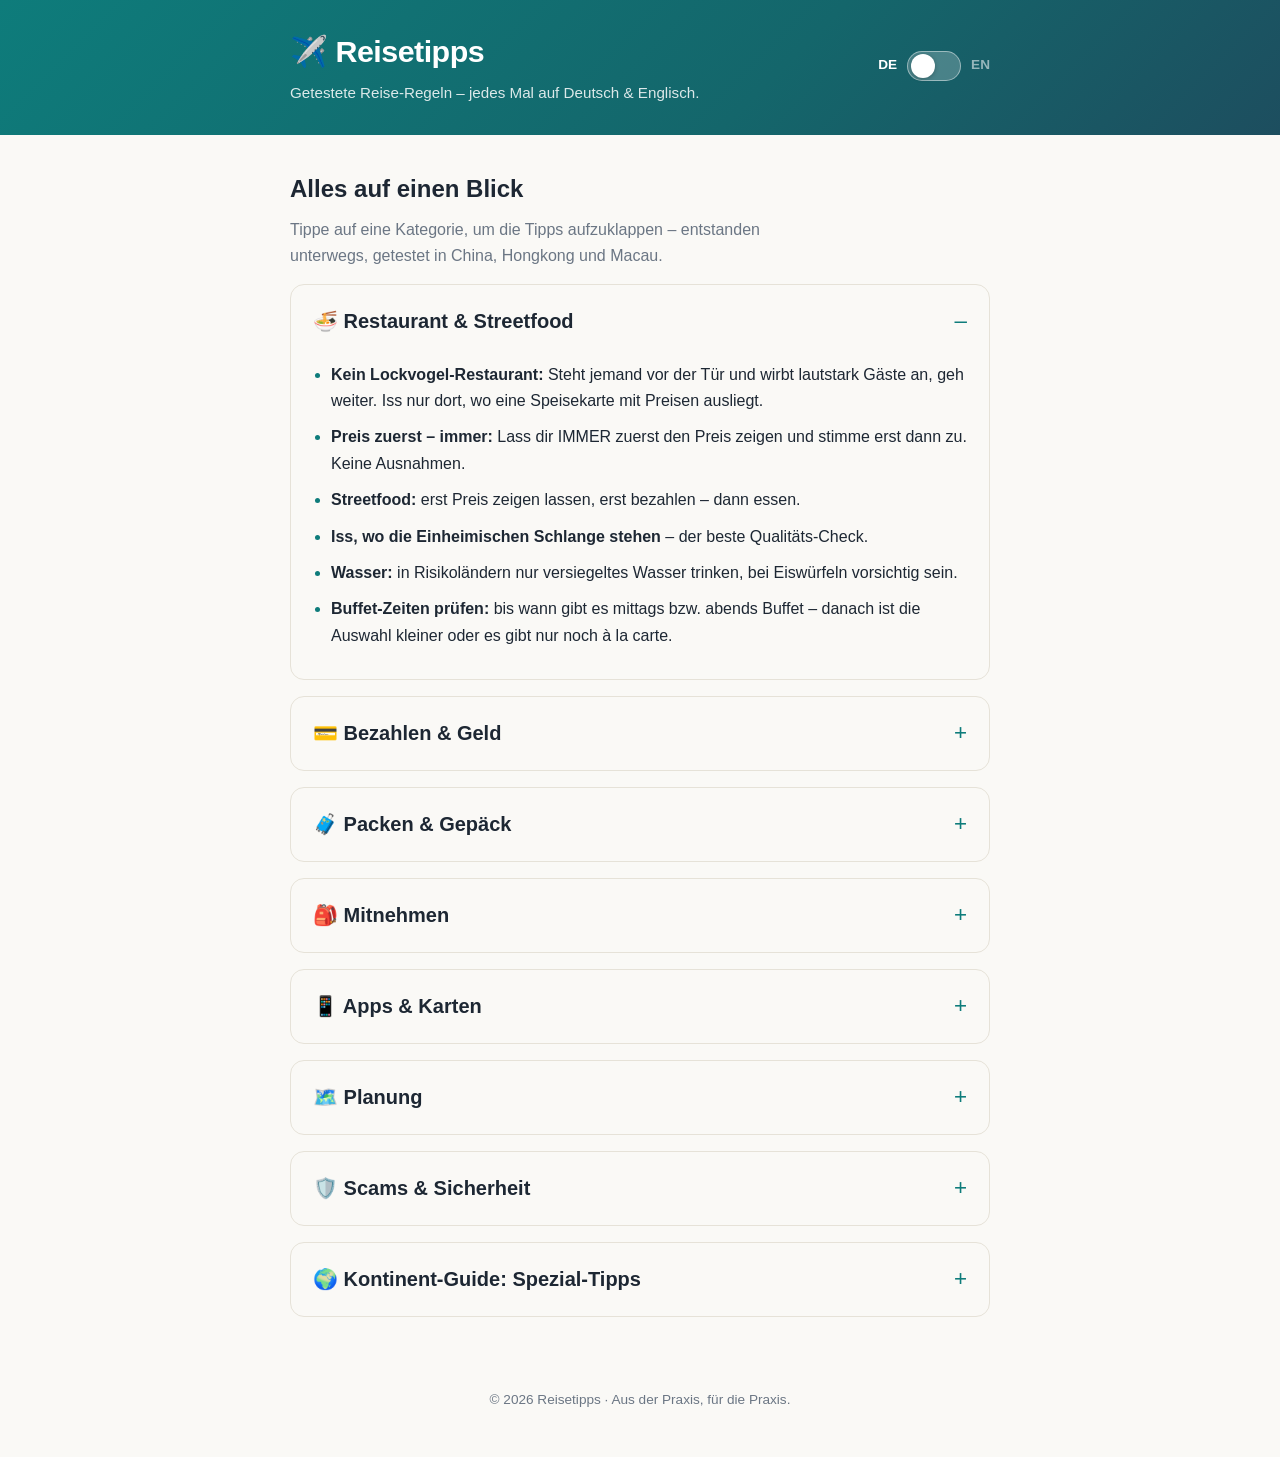
<file: index.html>
<!DOCTYPE html>
<html lang="de">
<head>
<meta charset="utf-8">
<meta name="viewport" content="width=device-width, initial-scale=1">
<title>Reisetipps – Travel Tips</title>
<link rel="stylesheet" href="style.css">
</head>
<body>
<header class="site-header">
  <div class="wrap">
    <div class="brand">
      <h1><a href="index.html">✈️ Reisetipps</a></h1>
      <p>
        <span class="de">Getestete Reise-Regeln – jedes Mal auf Deutsch &amp; Englisch.</span>
        <span class="en">Field-tested travel rules – every post in German &amp; English.</span>
      </p>
    </div>
    <div class="lang-switch" role="group" aria-label="Language / Sprache">
      <span class="lang-label" id="lbl-de">DE</span>
      <button type="button" id="lang-btn" class="switch" role="switch" aria-checked="false" aria-label="Switch to English">
        <span class="knob"></span>
      </button>
      <span class="lang-label" id="lbl-en">EN</span>
    </div>
  </div>
</header>

<main class="wrap">
  <section class="hero">
    <h2>
      <span class="de">Alles auf einen Blick</span>
      <span class="en">Everything at a glance</span>
    </h2>
    <p>
      <span class="de">Tippe auf eine Kategorie, um die Tipps aufzuklappen – entstanden unterwegs, getestet in China, Hongkong und Macau.</span>
      <span class="en">Tap a category to expand the tips – created on the road, tested in China, Hong Kong and Macau.</span>
    </p>
  </section>

  <section class="accordion-list">

    <details class="accordion top" id="restaurant" open>
      <summary><span class="de">🍜 Restaurant &amp; Streetfood</span><span class="en">🍜 Restaurants &amp; street food</span></summary>
      <ul class="tips">
        <li><span class="de"><strong>Kein Lockvogel-Restaurant:</strong> Steht jemand vor der Tür und wirbt lautstark Gäste an, geh weiter. Iss nur dort, wo eine Speisekarte mit Preisen ausliegt.</span>
            <span class="en"><strong>No tout-run restaurants:</strong> if someone outside loudly lures in guests, walk on. Only eat where a menu with prices is displayed.</span></li>
        <li><span class="de"><strong>Preis zuerst – immer:</strong> Lass dir IMMER zuerst den Preis zeigen und stimme erst dann zu. Keine Ausnahmen.</span>
            <span class="en"><strong>Price first – always:</strong> ALWAYS have the price shown first, then agree. No exceptions.</span></li>
        <li><span class="de"><strong>Streetfood:</strong> erst Preis zeigen lassen, erst bezahlen – dann essen.</span>
            <span class="en"><strong>Street food:</strong> have the price shown first, pay first – then eat.</span></li>
        <li><span class="de"><strong>Iss, wo die Einheimischen Schlange stehen</strong> – der beste Qualitäts-Check.</span>
            <span class="en"><strong>Eat where the locals queue</strong> – the best quality check.</span></li>
        <li><span class="de"><strong>Wasser:</strong> in Risikoländern nur versiegeltes Wasser trinken, bei Eiswürfeln vorsichtig sein.</span>
            <span class="en"><strong>Water:</strong> in high-risk countries drink only sealed water, be careful with ice cubes.</span></li>
        <li><span class="de"><strong>Buffet-Zeiten prüfen:</strong> bis wann gibt es mittags bzw. abends Buffet – danach ist die Auswahl kleiner oder es gibt nur noch à la carte.</span>
            <span class="en"><strong>Check buffet times:</strong> until when is the lunch or dinner buffet served – after that the choice is smaller or it's à la carte only.</span></li>
      </ul>
    </details>

    <details class="accordion top" id="geld">
      <summary><span class="de">💳 Bezahlen &amp; Geld</span><span class="en">💳 Payment &amp; money</span></summary>
      <ul class="tips">
        <li><span class="de"><strong>50-€-Reisekonto:</strong> separates Konto nur fürs Reisen, täglich mit 50&nbsp;€ aufladen – nur diese Karte kommt zum Einsatz. Bei Diebstahl ist der Schaden begrenzt.</span>
            <span class="en"><strong>€50 travel account:</strong> a separate account just for travel, topped up with €50 daily – only this card gets used. If stolen, the damage is limited.</span></li>
        <li><span class="de"><strong>Bezahlsumme immer zuerst zeigen lassen</strong> – dann erst zustimmen.</span>
            <span class="en"><strong>Always have the total shown first</strong> – then agree.</span></li>
        <li><span class="de"><strong>Tricks kennen:</strong> erst „15" sagen und dann auf „50" korrigieren – oder „50,00" ansagen und „500,00" abbuchen. Ebenfalls beliebt: erst „20" sagen und dann behaupten, das sei „20 pro Person" gewesen. Jede Abbuchung sofort prüfen.</span>
            <span class="en"><strong>Know the tricks:</strong> first say "15", then "correct" it to "50" – or announce "50.00" and charge "500.00". Also popular: first say "20", then claim it was "20 per person". Check every charge immediately.</span></li>
        <li><span class="de"><strong>Kleingeld schlägt Scheine:</strong> immer kleine Scheine und Münzen dabei haben.</span>
            <span class="en"><strong>Small bills beat big ones:</strong> always carry small bills and coins.</span></li>
        <li><span class="de"><strong>Karte nie aus den Augen lassen</strong> – kein „ich geh mal kurz nach hinten". Kreditkarte ohne Auslandseinsatzentgelt nutzen.</span>
            <span class="en"><strong>Never let your card out of sight</strong> – no "I'll just take it to the back". Use a card with no foreign transaction fee.</span></li>
        <li><span class="de"><strong>Geld splitten:</strong> Tagesbudget in der Hosentasche, den Rest im Hotelsafe.</span>
            <span class="en"><strong>Split your money:</strong> day budget in your pocket, the rest in the hotel safe.</span></li>
        <li><span class="de"><strong>Vorher prüfen, ob man Bargeld braucht</strong> – manche Orte nehmen nur Bargeld (z.&nbsp;B. kleine Stände, Busse, Wetten an der Rennbahn). Rechtzeitig abheben oder wechseln, nicht erst vor Ort merken.</span>
            <span class="en"><strong>Check beforehand whether you need cash</strong> – some places take cash only (e.g. small stalls, buses, bets at the racecourse). Withdraw or exchange in time, don't find out on the spot.</span></li>
      </ul>
    </details>

    <details class="accordion top" id="packen">
      <summary><span class="de">🧳 Packen &amp; Gepäck</span><span class="en">🧳 Packing &amp; luggage</span></summary>
      <ul class="tips">
        <li><span class="de"><strong>Maximal für eine Woche packen</strong> – unterwegs wird gewaschen.</span>
            <span class="en"><strong>Pack for one week max</strong> – you'll wash on the road.</span></li>
        <li><span class="de"><strong>Nur Handgepäck, wenn's geht:</strong> schneller durch den Flughafen, kein Warten am Band – und der Koffer kann nicht verloren gehen.</span>
            <span class="en"><strong>Carry-on only, when possible:</strong> faster through the airport, no waiting at the belt – and your suitcase can't get lost.</span></li>
        <li><span class="de"><strong>Sonst: Koffer statt Tasche</strong> – Hartschale mit TSA-Schloss, dazu Namensschild, Kofferfoto, AirTag und auffälliges Band.</span>
            <span class="en"><strong>Otherwise: suitcase, not duffel bag</strong> – hard-shell with TSA lock, plus name tag, suitcase photo, AirTag and a bright strap.</span></li>
        <li><span class="de"><strong>Wäsche-Set:</strong> kleine Wäscheleine mit Klammern + Waschmittel-Blätter – wiegt fast nichts.</span>
            <span class="en"><strong>Laundry kit:</strong> small clothesline with pegs + detergent sheets – weighs almost nothing.</span></li>
        <li><span class="de"><strong>Rollen, nicht falten</strong> – spart Platz, knittert weniger. Packing Cubes halten Ordnung.</span>
            <span class="en"><strong>Roll, don't fold</strong> – saves space, wrinkles less. Packing cubes keep things organized.</span></li>
      </ul>
    </details>

    <details class="accordion top" id="mitnehmen">
      <summary><span class="de">🎒 Mitnehmen</span><span class="en">🎒 Bring along</span></summary>
      <ul class="tips">
        <li><span class="de"><strong>Die 8 Essentials:</strong></span><span class="en"><strong>The 8 essentials:</strong></span>
          <ul>
            <li><span class="de">Ersatzbrille</span><span class="en">Spare glasses</span></li>
            <li><span class="de">Ersatzhandy</span><span class="en">Spare phone</span></li>
            <li><span class="de">Etwas Bargeld</span><span class="en">Some cash</span></li>
            <li><span class="de">Protein (Pulver/Riegel)</span><span class="en">Protein (powder/bars)</span></li>
            <li><span class="de">Universal-Reiseadapter</span><span class="en">Universal travel adapter</span></li>
            <li><span class="de">Sonnencreme</span><span class="en">Sunscreen</span></li>
            <li><span class="de">DEET (Mückenschutz)</span><span class="en">DEET (mosquito repellent)</span></li>
            <li><span class="de">Powerbank</span><span class="en">Power bank</span></li>
          </ul>
        </li>
        <li><span class="de"><strong>Achtung China:</strong> Powerbanks ohne CCC-Zertifizierung sind verboten und können abgenommen werden – CE allein reicht nicht.</span>
            <span class="en"><strong>Note for China:</strong> power banks without CCC certification are forbidden and can be confiscated – CE alone is not enough.</span></li>
        <li><span class="de"><strong>Schlafmaske</strong> – für helle Hotelzimmer und Flüge.</span>
            <span class="en"><strong>Sleep mask</strong> – for bright hotel rooms and flights.</span></li>
        <li><span class="de"><strong>Ohrstöpsel</strong> – gegen Lärm in Flieger, Hotel und an lauten Straßen.</span>
            <span class="en"><strong>Earplugs</strong> – against noise on planes, in hotels and on loud streets.</span></li>
        <li><span class="de"><strong>Dokumente doppelt sichern:</strong> Reisepass- und Versicherungskopie offline aufs Handy UND in die Cloud.</span>
            <span class="en"><strong>Back up documents twice:</strong> passport and insurance copies on your phone offline AND in the cloud.</span></li>
        <li><span class="de"><strong>Für alle Fälle:</strong> Mini-Apotheke (Schmerzmittel, Pflaster, Durchfallmittel, Elektrolyte), Snacks für die Anreise.</span>
            <span class="en"><strong>Just in case:</strong> mini pharmacy (painkillers, plasters, anti-diarrhea meds, electrolytes), snacks for the journey.</span></li>
        <li><span class="de"><strong>Desinfektionsspray</strong> – ganz wichtig, für Hände und Flächen unterwegs.</span>
            <span class="en"><strong>Disinfectant spray</strong> – very important, for hands and surfaces on the go.</span></li>
      </ul>
    </details>

    <details class="accordion top" id="apps">
      <summary><span class="de">📱 Apps &amp; Karten</span><span class="en">📱 Apps &amp; maps</span></summary>
      <ul class="tips">
        <li><span class="de"><strong>Apps VORHER laden</strong> – inkl. Offline-Karten und Sprachpaketen. Für China: Amap, Octopus Card (Hongkong), DiDi, Uber, Bolt. Dazu: VPN für China, Übersetzer-App offline, eSIM-App (z.&nbsp;B. Airalo).</span>
            <span class="en"><strong>Download apps BEFOREHAND</strong> – incl. offline maps and language packs. For China: Amap, Octopus Card (Hong Kong), DiDi, Uber, Bolt. Plus: VPN for China, translator app offline, eSIM app (e.g. Airalo).</span></li>
        <li><span class="de"><strong>Wichtige Punkte markieren:</strong> Hotel, Bahnhof/Flughafen, Botschaft, Krankenhaus, geplante Sehenswürdigkeiten.</span>
            <span class="en"><strong>Pin the important spots:</strong> hotel, station/airport, embassy, hospital, planned sights.</span></li>
        <li><span class="de"><strong>Reiseführer mit Karte</strong> mitnehmen – oder die wichtigsten Seiten ausdrucken.</span>
            <span class="en"><strong>Bring a guidebook with a map</strong> – or print the key pages.</span></li>
        <li><span class="de"><strong>Google Maps:</strong> die Region vorher als Offline-Karte herunterladen – ohne Netz bist du sonst blind.</span>
            <span class="en"><strong>Google Maps:</strong> download the region as an offline map beforehand – without a connection you're blind otherwise.</span></li>
      </ul>
    </details>

    <details class="accordion top" id="planung">
      <summary><span class="de">🗺️ Planung</span><span class="en">🗺️ Planning</span></summary>
      <ul class="tips">
        <li><span class="de"><strong>Ein Ort als Basis:</strong> von dort aus alles besichtigen. Mehrere Stationen = nur Fahrerei, ständiges Umpacken und verschiedene Kleidung für verschiedene Klimazonen.</span>
            <span class="en"><strong>One place as your base:</strong> explore everything from there. Multiple stops = nothing but driving, constant repacking and different clothes for different climates.</span></li>
        <li><span class="de"><strong>Ausländische Ferienzeiten prüfen</strong> (z.&nbsp;B. Golden Week in China) – sonst: hohe Preise, ausgebuchte Züge, überfüllte Sehenswürdigkeiten.</span>
            <span class="en"><strong>Check foreign holiday periods</strong> (e.g. Golden Week in China) – otherwise: high prices, sold-out trains, overcrowded sights.</span></li>
        <li><span class="de"><strong>Übliche Preise vorher checken:</strong> Taxi pro Kilometer, SIM-Karte, Wasser, Bier, Mahlzeit (Numbeo, Blogs, Reddit) – wer Normalpreise kennt, erkennt Abzocke sofort.</span>
            <span class="en"><strong>Check typical prices beforehand:</strong> taxi per km, SIM card, water, beer, meals (Numbeo, blogs, Reddit) – if you know normal prices, you spot rip-offs instantly.</span></li>
        <li><span class="de"><strong>Wichtige Nummern einspeichern:</strong> Polizei, Krankenwagen, Botschaft, Hotel, Airline, Versicherung, Kartensperr-Hotline – offline aufs Handy.</span>
            <span class="en"><strong>Save the important numbers:</strong> police, ambulance, embassy, hotel, airline, insurance, card blocking hotline – on your phone offline.</span></li>
        <li><span class="de"><strong>Öffnungszeiten IMMER vorher prüfen</strong> – auch bei Restaurants, Museen und Sehenswürdigkeiten: Mittagspause, Ruhetag und letzte Einlasszeit checken, bevor man losfährt.</span>
            <span class="en"><strong>Always check opening hours beforehand</strong> – also for restaurants, museums and sights: check lunch break, closing day and last entry before you set off.</span></li>
      </ul>
    </details>

    <details class="accordion top" id="sicherheit">
      <summary><span class="de">🛡️ Scams &amp; Sicherheit</span><span class="en">🛡️ Scams &amp; safety</span></summary>
      <ul class="tips">
        <li><span class="de"><strong>Übliche Scams kennen:</strong> überteuerte Taxis/Tuk-Tuks (Preis VORher fixieren!), „Attraktion heute geschlossen" – danach wirst du woanders hingelockt (überteuerter Shop, „Alternativ-Tour"). Außerdem: Teehaus-/Glücksspiel-Abzocke, Edelstein-Betrug, Taschendiebe, falsche Polizisten, aufgeblähte Rechnungen, Skimming am Geldautomaten.</span>
            <span class="en"><strong>Know the usual scams:</strong> overpriced taxis/tuk-tuks (fix the price BEFORE!), "attraction closed today" – then you get lured elsewhere (overpriced shop, "alternative tour"). Also: tea-house/gambling scams, gem fraud, pickpockets, fake police, padded bills, ATM skimming.</span></li>
        <li><span class="de"><strong>Extra-Gebühren-Trick:</strong> Manche (DiDi-)Fahrer verlangen plötzlich Parkgebühren oder andere Zuschläge extra – alles ablehnen, was nicht in der App steht, und ggf. in der App melden.</span>
            <span class="en"><strong>Extra-fee trick:</strong> some (DiDi) drivers suddenly demand parking fees or other surcharges – refuse anything not shown in the app, and report it in the app if needed.</span></li>
        <li><span class="de"><strong>Drinks im Auge behalten:</strong> nie unbeaufsichtigt lassen – in manchen Regionen (z.&nbsp;B. Südamerika) werden Getränke mit Betäubungsmitteln versetzt, danach folgt oft ein Raub.</span>
            <span class="en"><strong>Keep an eye on your drinks:</strong> never leave them unattended – in some regions (e.g. South America) drinks get spiked, often followed by robbery.</span></li>
        <li><span class="de"><strong>Vorsicht bei Dates:</strong> bei Verabredungen über Dating-Apps im Ausland lieber öffentliche Orte wählen und nur das Nötigste mitnehmen.</span>
            <span class="en"><strong>Be careful with dates:</strong> for dating-app meetups abroad, prefer public places and only take what you need.</span></li>
      </ul>
    </details>

    <details class="accordion top" id="kontinente">
      <summary><span class="de">🌍 Kontinent-Guide: Spezial-Tipps</span><span class="en">🌍 Continent guide: special tips</span></summary>
      <div class="accordion-body">
        <p class="sub-lede">
          <span class="de">Jeder Kontinent hat seine eigenen Regeln – zum Aufklappen:</span>
          <span class="en">Every continent has its own rules – tap to expand:</span>
        </p>

        <details class="accordion sub">
          <summary><span class="de">🌍 Afrika</span><span class="en">🌍 Africa</span></summary>
          <ul class="tips">
            <li><span class="de"><strong>Impfungen &amp; Malaria:</strong> Gelbfieber-Nachweis oft Pflicht – Prophylaxe oder Standby-Medikament mitnehmen.</span>
                <span class="en"><strong>Vaccinations &amp; malaria:</strong> yellow fever proof often mandatory – bring prophylaxis or standby medication.</span></li>
            <li><span class="de"><strong>Visa:</strong> teils on arrival (Ägypten), teils vorher online (Kenia eTA) – vorher prüfen.</span>
                <span class="en"><strong>Visas:</strong> sometimes on arrival (Egypt), sometimes online in advance (Kenya eTA) – check beforehand.</span></li>
            <li><span class="de"><strong>Bargeld in neuen Scheinen:</strong> kleine, neue Dollar-/Euro-Scheine – alte oder zerknitterte werden abgelehnt.</span>
                <span class="en"><strong>Cash in new bills:</strong> small, new dollar/euro notes – old or crumpled ones get refused.</span></li>
            <li><span class="de"><strong>Wasser:</strong> nur abgefüllt, Eiswürfel meiden.</span>
                <span class="en"><strong>Water:</strong> bottled only, avoid ice cubes.</span></li>
            <li><span class="de"><strong>Safaris früh buchen:</strong> Trockenzeit = beste Tierbeobachtung, Lodges schnell voll.</span>
                <span class="en"><strong>Book safaris early:</strong> dry season = best wildlife viewing, lodges fill fast.</span></li>
            <li><span class="de"><strong>Nachts:</strong> in Großstädten nicht zu Fuß – Taxis/Uber nutzen.</span>
                <span class="en"><strong>At night:</strong> don't walk in big cities – use taxis/Uber.</span></li>
          </ul>
        </details>

        <details class="accordion sub">
          <summary><span class="de">🌏 Asien</span><span class="en">🌏 Asia</span></summary>
          <ul class="tips">
            <li><span class="de"><strong>Visa je Land:</strong> Indien eVisa vorher, Thailand 60 Tage visafrei, China Visum vorab.</span>
                <span class="en"><strong>Visas per country:</strong> India eVisa in advance, Thailand 60 days visa-free, China visa beforehand.</span></li>
            <li><span class="de"><strong>Mobiles Bezahlen:</strong> Alipay/WeChat Pay in China fast unverzichtbar – Tour-Versionen zu Hause einrichten.</span>
                <span class="en"><strong>Mobile payment:</strong> Alipay/WeChat Pay almost essential in China – set up tour versions at home.</span></li>
            <li><span class="de"><strong>Monsun &amp; Taifun:</strong> Zeiten vor der Reise prüfen – sie entscheiden über alles.</span>
                <span class="en"><strong>Monsoon &amp; typhoon:</strong> check seasons before the trip – they decide everything.</span></li>
            <li><span class="de"><strong>Tempel-Knigge:</strong> Schultern/Knie bedecken, Schuhe aus.</span>
                <span class="en"><strong>Temple etiquette:</strong> cover shoulders/knees, shoes off.</span></li>
            <li><span class="de"><strong>SIM:</strong> eSIM vorher oder lokale SIM am Flughafen.</span>
                <span class="en"><strong>SIM:</strong> eSIM in advance or local SIM at the airport.</span></li>
            <li><span class="de"><strong>Chinesische Mauer ohne Massen:</strong> statt Tagestour ab Peking im Dorf Gubeikou übernachten – Gästehaus buchen, Taxi zur Mauer, einen Tag wandern, übernachten, am nächsten Tag weiter entlang der Mauer. Fast keine Menschen, dafür Abenteuer: Man kann nicht immer auf der Mauer bleiben, manchmal muss man sie umgehen.</span>
                <span class="en"><strong>Great Wall without the crowds:</strong> instead of a day tour from Beijing, stay overnight in the village of Gubeikou – book a guesthouse, take a taxi to the Wall, hike one day, spend the night, then keep walking along the Wall the next day. Almost no people, but some adventure: you can't always stay on the Wall, sometimes you have to walk around it.</span></li>
            <li><span class="de"><strong>Tai O (Fischerdorf, Lantau, Hongkong):</strong> Streetfood an der Kat Hing Street – Tai O Bakery (Zucker-Doughnuts), gegrillter Tintenfisch, Tofu-Pudding, alles unter HK$30–60; kleine Stände nur Bargeld (HKD), Octopus/Karte nur in Cafés und im 7-Eleven; Solo Café (86–88 Kat Hing St.) für Nicht-Fischiges (Tomato Bruschetta, Tiramisu, Cheesecake, Set HK$98); Bus 11 zurück nach Tung Chung ca. 55 Min.</span>
                <span class="en"><strong>Tai O (fishing village, Lantau, Hong Kong):</strong> street food on Kat Hing Street – Tai O Bakery (sugar doughnuts), grilled squid, tofu pudding, all under HK$30–60; small stalls cash only (HKD), Octopus/card only in cafés and 7-Eleven; Solo Café (86–88 Kat Hing St.) for non-fishy food (tomato bruschetta, tiramisu, cheesecake, set HK$98); Bus 11 back to Tung Chung approx. 55 min.</span></li>
            <li><span class="de"><strong>Peking: 1-Tages-Tech-Tour:</strong> Robot Mall &amp; Restaurant (tanzende humanoide Roboter, Roboter zum Selbersteuern), Fahrt im fahrerlosen Robotaxi, Xiaomi Hyper Factory (SU7-Ultra-Showroom, Go-Kart-Bahn, vollautomatisierte Fertigung mit Roboterarmen) – als buchbare Tagestour mit Privatfahrzeug, Preis und Ablauf per DM an @cosmorover.</span>
                <span class="en"><strong>Beijing: 1-day tech tour:</strong> Robot Mall &amp; Restaurant (dancing humanoid robots, robots to drive yourself), a ride in a driverless robotaxi, Xiaomi Hyper Factory (SU7 Ultra showroom, go-kart track, fully automated production with robot arms) – as a bookable day tour with private vehicle, price and itinerary via DM to @cosmorover.</span></li>
            <li><span class="de"><strong>Water Taxi West Kowloon → Tsim Sha Tsui East (erlebt 07.11.2026):</strong> Abfahrt 18:10 war die letzte sinnvolle – Personal am Pier bestätigte gegen 18:30, dass keine Fähre mehr fährt. Tarif HK$30 normal / HK$50 Premium p. P. (Transport Department, Tarif ab 01.10.2025). Die Fähre fährt nur selten (ca. alle 3 Std.) – Fahrplan am Pier prüfen. Alternative: Taxi (ca. 10–13 Min.) oder MTR Austin → East Tsim Sha Tsui (1 Station).</span>
                <span class="en"><strong>Water taxi West Kowloon → Tsim Sha Tsui East (experienced 07.11.2026):</strong> the 18:10 departure was the last sensible one – pier staff confirmed around 18:30 that no more ferries run. Fare HK$30 standard / HK$50 premium p.p. (Transport Department, fare from 01.10.2025). The ferry runs rarely (approx. every 3 hrs) – check the timetable at the pier. Alternative: taxi (approx. 10–13 min) or MTR Austin → East Tsim Sha Tsui (1 station).</span></li>
          </ul>
        </details>

        <details class="accordion sub">
          <summary><span class="de">🌍 Europa</span><span class="en">🌍 Europe</span></summary>
          <ul class="tips">
            <li><span class="de"><strong>EHIC-Karte</strong> einpacken – gilt in der ganzen EU.</span>
                <span class="en"><strong>Pack your EHIC card</strong> – valid across the EU.</span></li>
            <li><span class="de"><strong>Roaming:</strong> EU inklusive – aber Vorsicht Schweiz &amp; UK.</span>
                <span class="en"><strong>Roaming:</strong> included in the EU – but watch out Switzerland &amp; UK.</span></li>
            <li><span class="de"><strong>Trinkgeld je Land</strong> kurz checken statt raten.</span>
                <span class="en"><strong>Check tipping per country</strong> instead of guessing.</span></li>
            <li><span class="de"><strong>Züge früh buchen</strong> (Sparpreise); Interrail bei vielen Ländern prüfen.</span>
                <span class="en"><strong>Book trains early</strong> (saver fares); consider Interrail for many countries.</span></li>
            <li><span class="de"><strong>Taschendiebe</strong> in Touristenzonen (Barcelona, Paris, Rom) – Wertsachen körpernah.</span>
                <span class="en"><strong>Pickpockets</strong> in tourist zones (Barcelona, Paris, Rome) – valuables close to body.</span></li>
          </ul>
        </details>

        <details class="accordion sub">
          <summary><span class="de">🌎 Nordamerika</span><span class="en">🌎 North America</span></summary>
          <ul class="tips">
            <li><span class="de"><strong>ESTA (USA) / eTA (Kanada)</strong> VOR der Reise online beantragen.</span>
                <span class="en"><strong>ESTA (USA) / eTA (Canada)</strong> – apply online BEFORE the trip.</span></li>
            <li><span class="de"><strong>Trinkgeld 18–22&nbsp;%</strong> quasi Pflicht.</span>
                <span class="en"><strong>Tip 18–22%</strong> – basically mandatory.</span></li>
            <li><span class="de"><strong>Kreditkarte unverzichtbar</strong> (Kautionen für Mietwagen/Hotel).</span>
                <span class="en"><strong>Credit card essential</strong> (deposits for rental cars/hotels).</span></li>
            <li><span class="de"><strong>Entfernungen nicht unterschätzen</strong> – Mietwagen einplanen.</span>
                <span class="en"><strong>Don't underestimate distances</strong> – plan a rental car.</span></li>
            <li><span class="de"><strong>Krankenversicherung mit hoher Deckung</strong> – USA extrem teuer.</span>
                <span class="en"><strong>Health insurance with high coverage</strong> – USA extremely expensive.</span></li>
            <li><span class="de"><strong>Preise sind netto</strong> – Steuern kommen an der Kasse dazu.</span>
                <span class="en"><strong>Prices are net</strong> – taxes added at checkout.</span></li>
          </ul>
        </details>

        <details class="accordion sub">
          <summary><span class="de">🌎 Südamerika</span><span class="en">🌎 South America</span></summary>
          <ul class="tips">
            <li><span class="de"><strong>Drinks nie unbeaufsichtigt</strong> – K.-o.-Tropfen/Scopolamin sind real.</span>
                <span class="en"><strong>Never leave drinks unattended</strong> – knockout drops/scopolamine are real.</span></li>
            <li><span class="de"><strong>Nur offizielle Taxis/Uber,</strong> nachts nicht zu Fuß.</span>
                <span class="en"><strong>Only official taxis/Uber,</strong> don't walk at night.</span></li>
            <li><span class="de"><strong>Höhenkrankheit</strong> (Anden): langsam akklimatisieren, Coca-Tee.</span>
                <span class="en"><strong>Altitude sickness</strong> (Andes): acclimatize slowly, coca tea.</span></li>
            <li><span class="de"><strong>Bargeld in kleinen Scheinen,</strong> US-Dollar als Backup.</span>
                <span class="en"><strong>Cash in small bills,</strong> US dollars as backup.</span></li>
            <li><span class="de"><strong>Regen- vs. Trockenzeit</strong> je Region prüfen.</span>
                <span class="en"><strong>Rainy vs. dry season</strong> – check per region.</span></li>
          </ul>
        </details>

        <details class="accordion sub">
          <summary><span class="de">🌏 Ozeanien</span><span class="en">🌏 Oceania</span></summary>
          <ul class="tips">
            <li><span class="de"><strong>eVisitor/ETA (Australien), NZeTA (Neuseeland)</strong> vor Abflug beantragen.</span>
                <span class="en"><strong>eVisitor/ETA (Australia), NZeTA (New Zealand)</strong> – apply before departure.</span></li>
            <li><span class="de"><strong>Sonne extrem</strong> (Ozonloch): Creme, Hut, Brille – auch bei Wolken.</span>
                <span class="en"><strong>Sun is extreme</strong> (ozone hole): sunscreen, hat, glasses – even when cloudy.</span></li>
            <li><span class="de"><strong>Linksverkehr!</strong> – auch beim Überqueren der Straße.</span>
                <span class="en"><strong>Left-hand traffic!</strong> – also when crossing streets.</span></li>
            <li><span class="de"><strong>Riesige Entfernungen:</strong> Inlandsflüge einplanen.</span>
                <span class="en"><strong>Huge distances:</strong> plan domestic flights.</span></li>
            <li><span class="de"><strong>Strenge Quarantäne:</strong> keine Lebensmittel/Pflanzen einführen.</span>
                <span class="en"><strong>Strict quarantine:</strong> don't bring food/plants.</span></li>
          </ul>
        </details>
      </div>
    </details>

  </section>
</main>

<footer class="site-footer">
  <div class="wrap">
    <span class="de">© 2026 Reisetipps · Aus der Praxis, für die Praxis.</span>
    <span class="en">© 2026 Reisetipps · From practice, for practice.</span>
  </div>
</footer>

<script>
function setLang(l) {
  var en = (l === 'en');
  document.body.classList.toggle('lang-en', en);
  document.documentElement.lang = l;
  var btn = document.getElementById('lang-btn');
  btn.setAttribute('aria-checked', en ? 'true' : 'false');
  btn.setAttribute('aria-label', en ? 'Auf Deutsch umstellen' : 'Switch to English');
  document.getElementById('lbl-de').classList.toggle('active', !en);
  document.getElementById('lbl-en').classList.toggle('active', en);
  try { localStorage.setItem('reisetipps-lang', l); } catch (e) {}
}
(function init() {
  var l = 'de';
  try { l = localStorage.getItem('reisetipps-lang') || 'de'; } catch (e) {}
  setLang(l === 'en' ? 'en' : 'de');
  document.getElementById('lang-btn').addEventListener('click', function () {
    setLang(document.body.classList.contains('lang-en') ? 'de' : 'en');
  });
})();
</script>
</body>
</html>
</file>
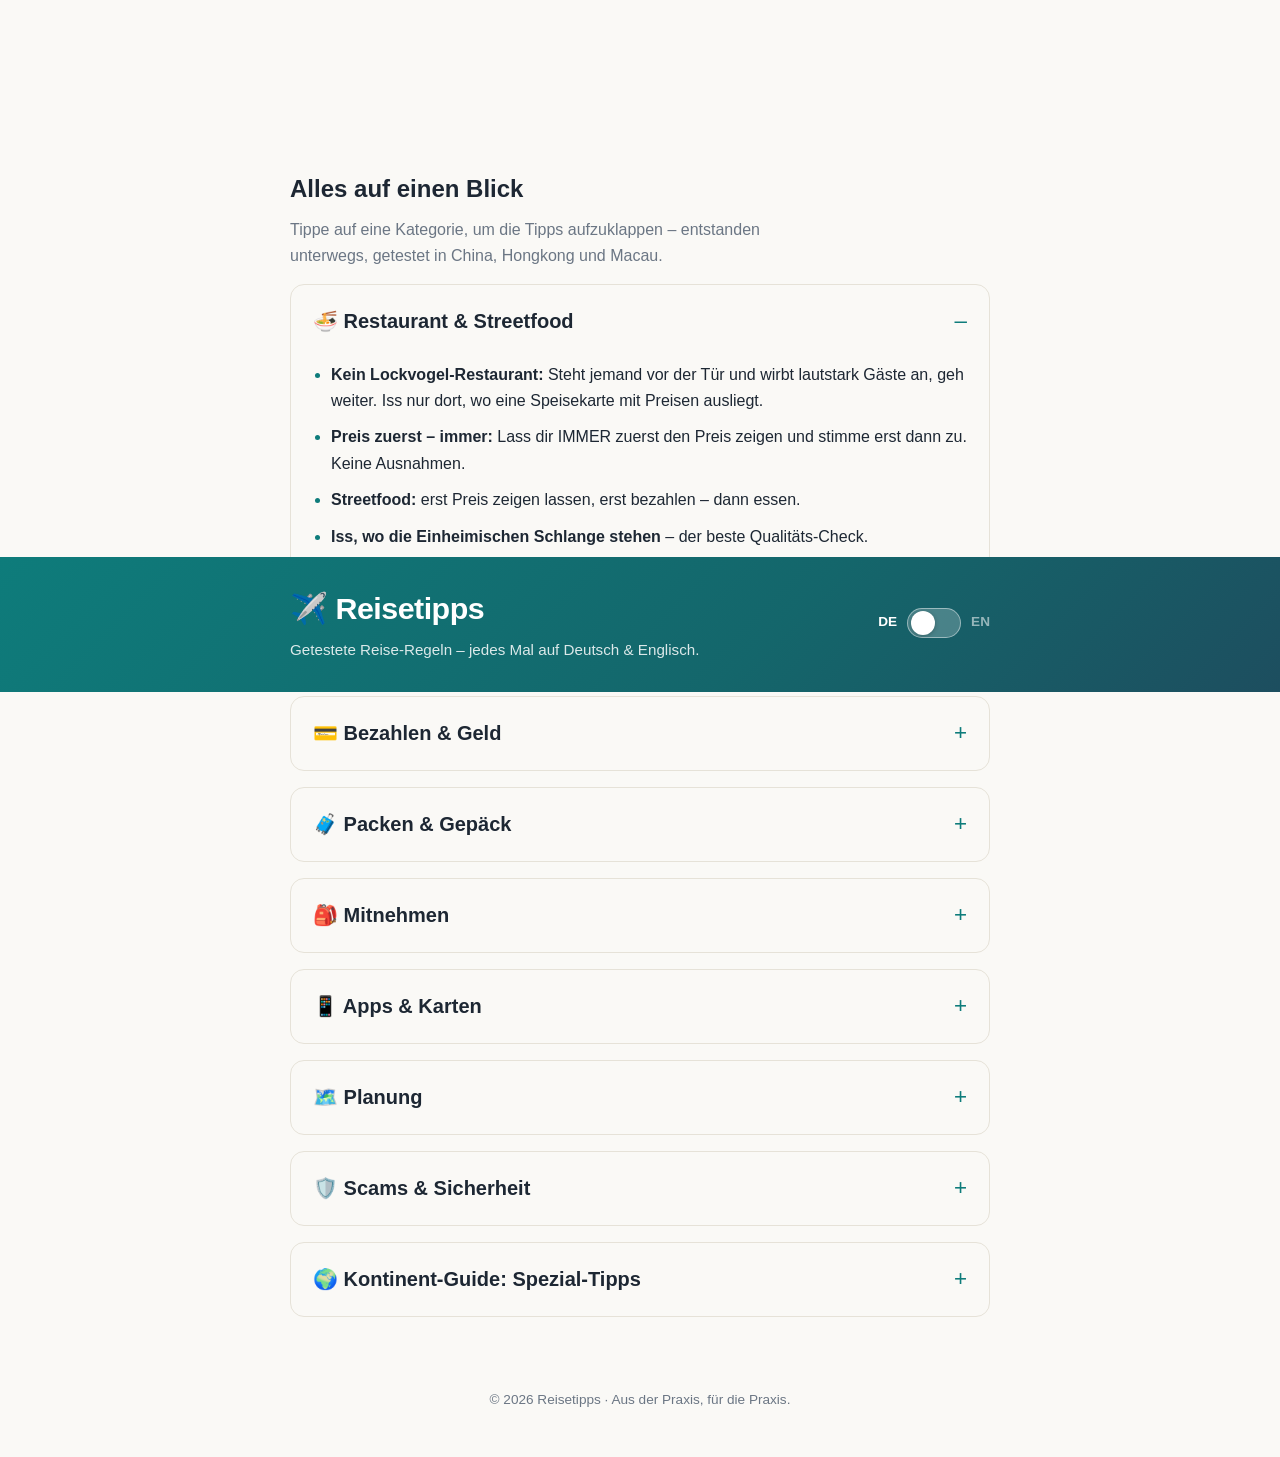
<file: kontinente.html>
<!DOCTYPE html>
<html><head><meta charset="utf-8"><meta http-equiv="refresh" content="0; url=index.html#kontinente"></head>
<body><a href="index.html#kontinente">Weiter zu Reisetipps / Continue to Reisetipps</a></body></html>
</file>
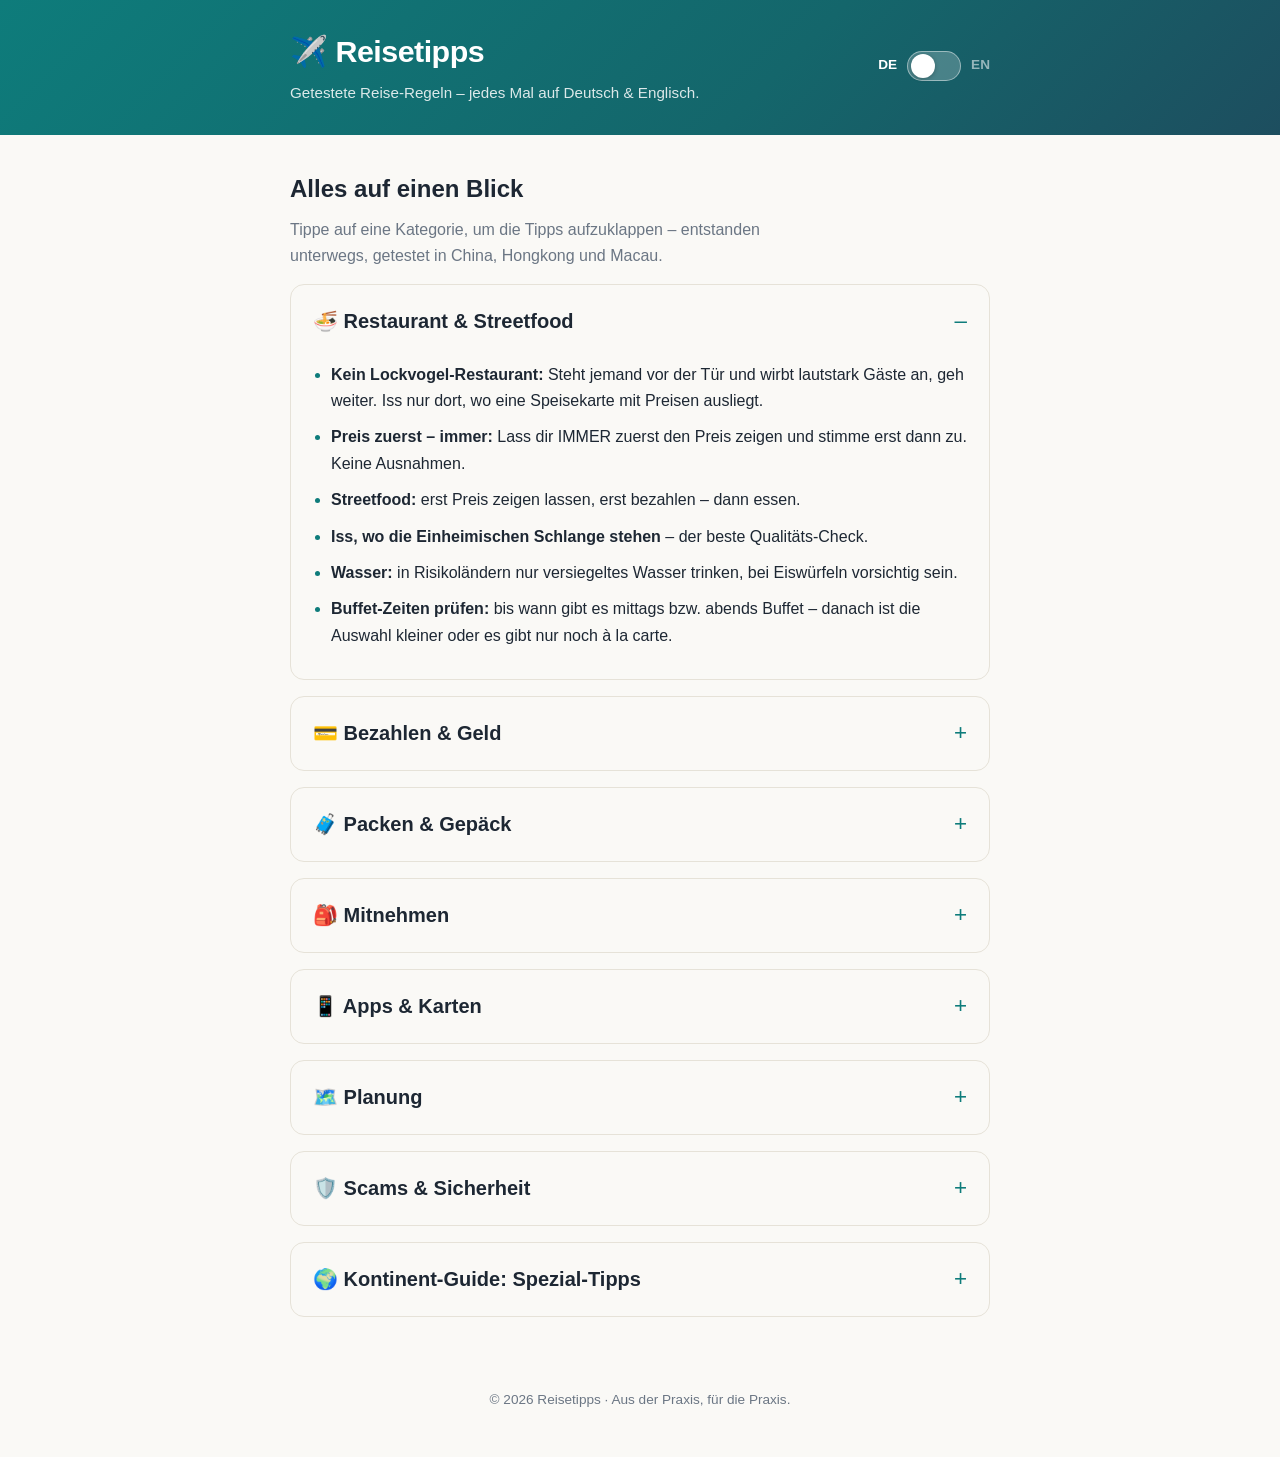
<file: reise-regeln.html>
<!DOCTYPE html>
<html><head><meta charset="utf-8"><meta http-equiv="refresh" content="0; url=index.html"></head>
<body><a href="index.html">Weiter zu Reisetipps / Continue to Reisetipps</a></body></html>
</file>
<file: style.css>
:root {
  --bg: #faf9f6;
  --card: #ffffff;
  --ink: #1d2733;
  --muted: #6b7684;
  --accent: #0e7c7b;
  --accent-soft: #e3f2f1;
  --border: #e6e2d8;
  --radius: 14px;
}
* { box-sizing: border-box; }
body {
  margin: 0;
  font-family: -apple-system, BlinkMacSystemFont, "Segoe UI", Roboto, Helvetica, Arial, sans-serif;
  background: var(--bg);
  color: var(--ink);
  line-height: 1.65;
}
.wrap { max-width: 740px; margin: 0 auto; padding: 0 20px; }

/* Header */
.site-header {
  background: linear-gradient(135deg, #0e7c7b, #14666b 60%, #1d4e5f);
  color: #fff;
  padding: 26px 0 30px;
  position: sticky;
  top: 0;
  z-index: 50;
}
.site-header .wrap { display: flex; align-items: center; justify-content: space-between; gap: 16px; flex-wrap: wrap; }
.brand h1 { margin: 0; font-size: 1.9rem; letter-spacing: -0.5px; }
.brand p { margin: 4px 0 0; opacity: .85; font-size: .95rem; }
.brand a { color: #fff; text-decoration: none; }
/* Language switch */
.lang-switch { display: flex; align-items: center; gap: 10px; }
.lang-label { font-weight: 800; font-size: .85rem; opacity: .55; }
.lang-label.active { opacity: 1; }
.switch {
  width: 54px; height: 30px; border-radius: 999px; padding: 0; cursor: pointer;
  background: rgba(255,255,255,.22); border: 1px solid rgba(255,255,255,.45);
  position: relative;
}
.switch .knob {
  position: absolute; top: 2px; left: 3px; width: 24px; height: 24px;
  border-radius: 50%; background: #fff; transition: left .18s ease;
  box-shadow: 0 1px 4px rgba(0,0,0,.25);
}
.switch[aria-checked="true"] .knob { left: 25px; }

/* Language visibility – exactly one language visible at a time.
   (Never add other display rules for .de/.en: a specificity war made
   both languages show at once on 05.11.2026.) */
.en { display: none; }
body.lang-en .de { display: none; }
body.lang-en .en { display: inline; }

/* Hero */
.hero { padding: 34px 0 8px; }
.hero h2 { font-size: 1.5rem; margin: 0 0 8px; }
.hero p { color: var(--muted); margin: 0; max-width: 60ch; }

/* Post cards */
.posts { display: grid; gap: 18px; padding: 24px 0 10px; }
.post-card {
  background: var(--card); border: 1px solid var(--border); border-radius: var(--radius);
  padding: 22px; text-decoration: none; color: inherit; display: block;
  transition: transform .12s ease, box-shadow .12s ease;
}
.post-card:hover { transform: translateY(-2px); box-shadow: 0 8px 24px rgba(20,40,50,.10); }
.post-card .meta { color: var(--muted); font-size: .82rem; margin-bottom: 6px; }
.post-card h3 { margin: 0 0 8px; font-size: 1.25rem; }
.post-card p { margin: 0 0 12px; color: var(--muted); }
.tags { display: flex; flex-wrap: wrap; gap: 6px; }
.tag {
  font-size: .75rem; font-weight: 600; background: var(--accent-soft); color: var(--accent);
  border-radius: 999px; padding: 3px 10px;
}

/* Article */
.article { background: var(--card); border: 1px solid var(--border); border-radius: var(--radius); padding: 28px; margin: 28px 0; }
.article .meta { color: var(--muted); font-size: .85rem; margin-bottom: 10px; }
.article h1 { margin: 0 0 10px; font-size: 1.7rem; letter-spacing: -0.5px; }
.article .lede { color: var(--muted); font-size: 1.05rem; border-left: 4px solid var(--accent); padding-left: 14px; margin: 0 0 26px; }
.rule-section { margin: 30px 0; }
.rule-section > h2 { font-size: 1.25rem; margin: 0 0 12px; padding-bottom: 8px; border-bottom: 2px solid var(--accent-soft); }
.rule { display: flex; gap: 14px; margin: 0 0 16px; }
.rule-num {
  flex: 0 0 34px; height: 34px; border-radius: 50%; background: var(--accent); color: #fff;
  font-weight: 800; display: flex; align-items: center; justify-content: center; font-size: .95rem; margin-top: 2px;
}
.rule-body strong { display: block; margin-bottom: 2px; }
.rule-body p { margin: 0; color: #37424f; }
.back-link { display: inline-block; margin: 6px 0 0; color: var(--accent); text-decoration: none; font-weight: 600; }
.back-link:hover { text-decoration: underline; }

/* Accordion */
.accordion {
  background: var(--bg);
  border: 1px solid var(--border);
  border-radius: var(--radius);
  margin: 0 0 14px;
  overflow: hidden;
}
.accordion summary {
  cursor: pointer;
  padding: 16px 20px;
  font-weight: 800;
  font-size: 1.1rem;
  list-style: none;
  display: flex;
  align-items: center;
  justify-content: space-between;
}
.accordion summary::-webkit-details-marker { display: none; }
.accordion summary::after {
  content: "+";
  font-size: 1.4rem;
  color: var(--accent);
  font-weight: 400;
  flex: 0 0 auto;
  margin-left: 12px;
}
.accordion[open] summary::after { content: "–"; }
.accordion summary:hover { background: var(--accent-soft); }
.accordion ul { margin: 0; padding: 4px 22px 20px 40px; }
.accordion li { margin: 0 0 10px; }
.accordion li::marker { color: var(--accent); }

/* One-pager: top-level category accordions + nested */
.accordion-list { padding: 6px 0 26px; }
.accordion.top { margin: 0 0 16px; }
.accordion.top > summary { font-size: 1.25rem; padding: 18px 22px; }
.accordion-body { padding: 2px 4px 8px; }
.sub-lede { color: var(--muted); margin: 6px 18px 12px; }
.accordion.sub { margin: 10px 14px; background: #fff; }
.accordion.sub > summary { font-size: 1rem; padding: 13px 16px; }
.tips { margin: 0; padding: 6px 22px 20px 42px; }
.tips li { margin: 0 0 10px; }
.tips li::marker { color: var(--accent); }
/* Nested sub-bullets */
.accordion .tips ul { margin: 8px 0 6px; padding: 0 0 0 24px; }
.accordion .tips ul li { margin: 0 0 5px; }
.accordion .tips ul li::marker { color: var(--accent); }

.site-footer { padding: 30px 0 46px; color: var(--muted); font-size: .85rem; text-align: center; }
@media (max-width: 520px) {
  .article { padding: 20px; }
  .brand h1 { font-size: 1.5rem; }
}
</file>
